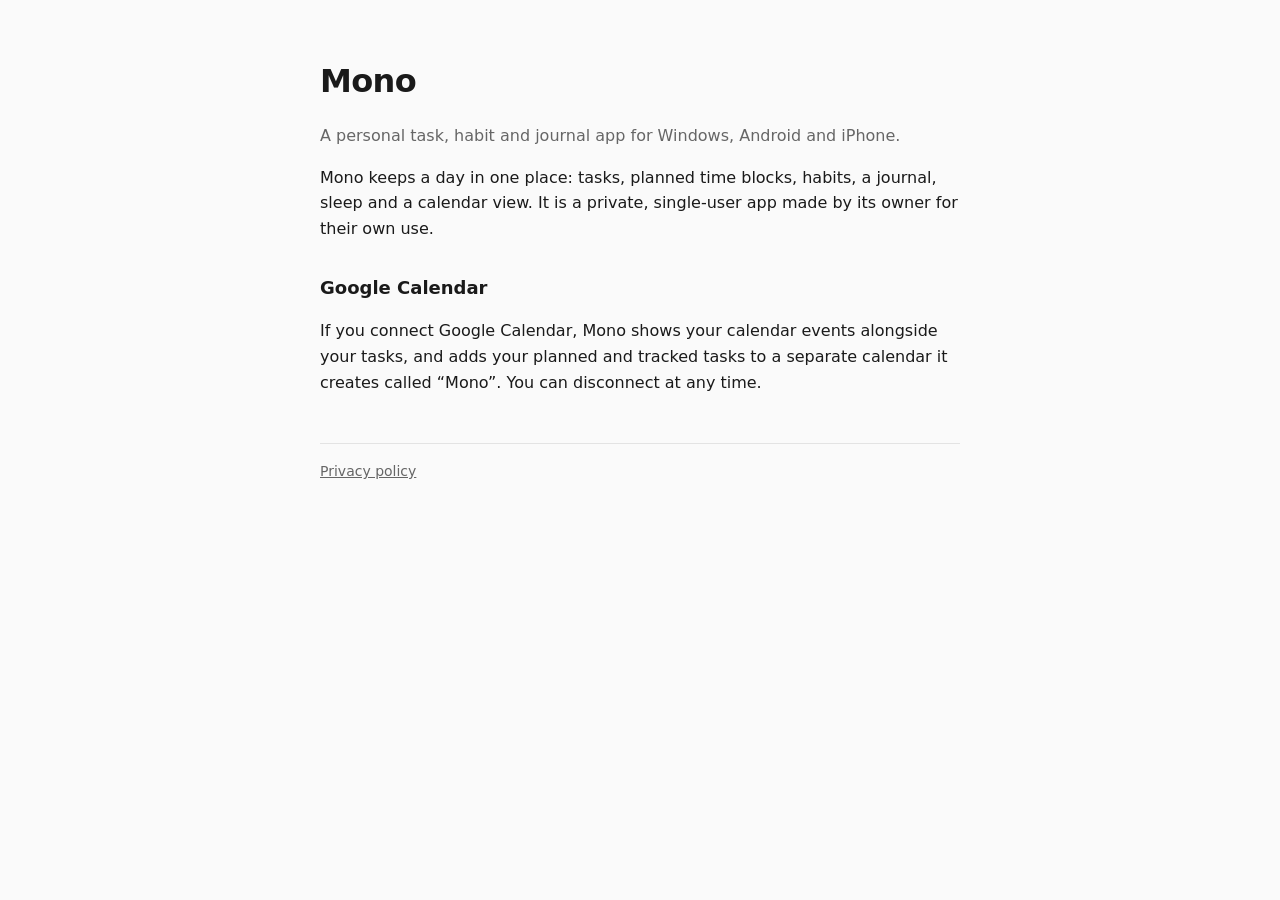
<file: index.html>
<!doctype html><html lang="en"><head><meta charset="utf-8"><meta name="viewport" content="width=device-width,initial-scale=1">
<title>Mono</title><link rel="stylesheet" href="style.css"></head><body><main>
<h1>Mono</h1>
<p class="dim">A personal task, habit and journal app for Windows, Android and iPhone.</p>
<p>Mono keeps a day in one place: tasks, planned time blocks, habits, a journal, sleep and a calendar view. It is a private, single-user app made by its owner for their own use.</p>
<h2>Google Calendar</h2>
<p>If you connect Google Calendar, Mono shows your calendar events alongside your tasks, and adds your planned and tracked tasks to a separate calendar it creates called “Mono”. You can disconnect at any time.</p>
<footer><a href="privacy.html">Privacy policy</a></footer>
</main></body></html>
</file>
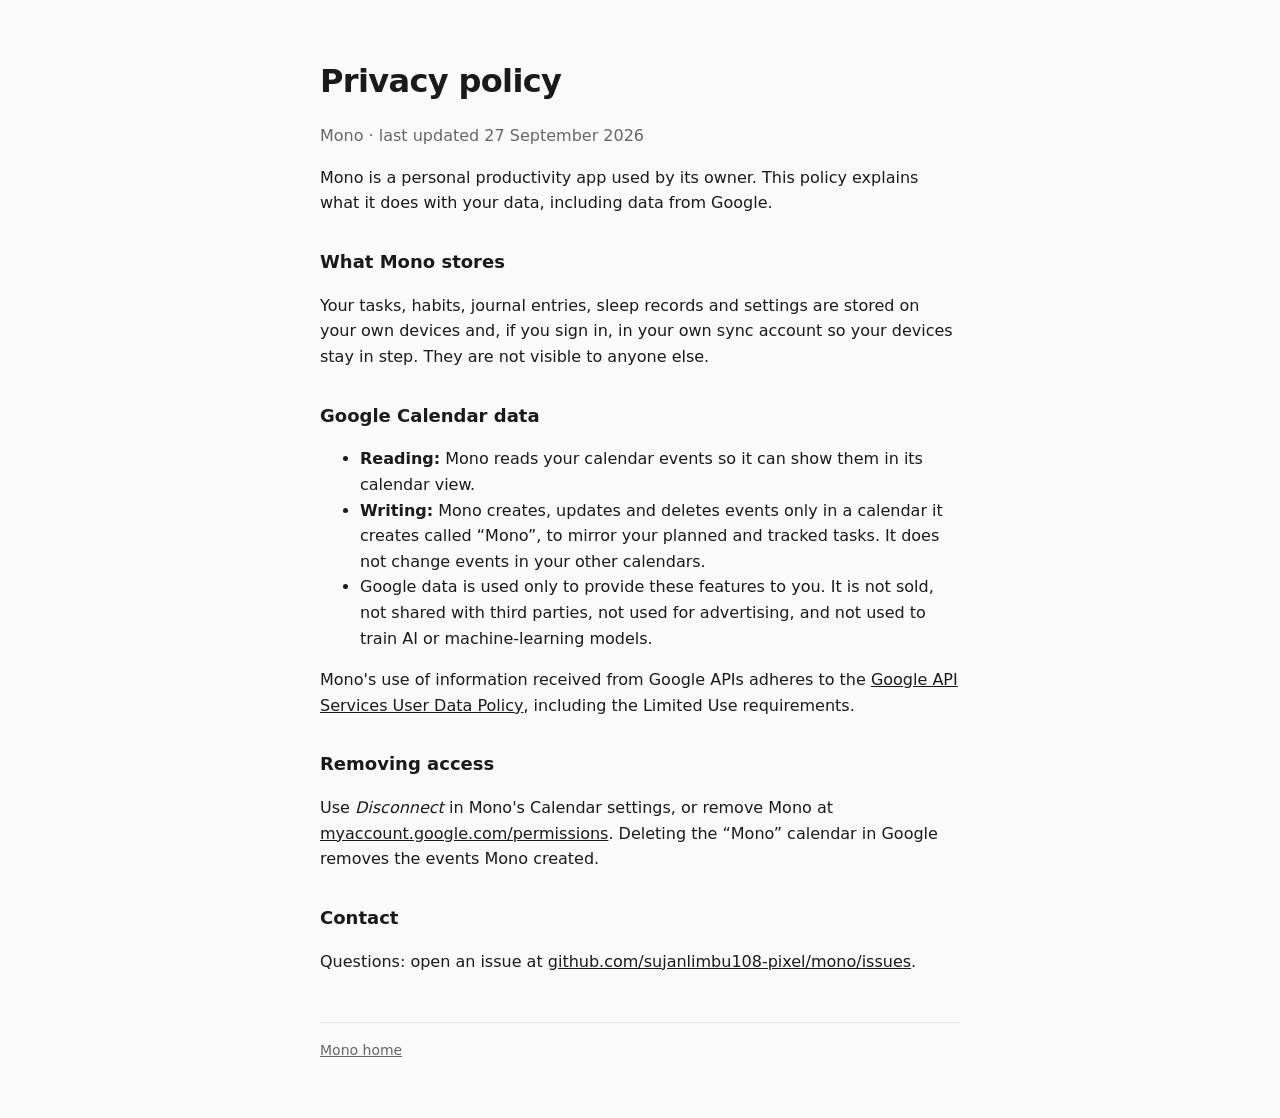
<file: privacy.html>
<!doctype html><html lang="en"><head><meta charset="utf-8"><meta name="viewport" content="width=device-width,initial-scale=1">
<title>Mono privacy policy</title><link rel="stylesheet" href="style.css"></head><body><main>
<h1>Privacy policy</h1>
<p class="dim">Mono · last updated 27 September 2026</p>
<p>Mono is a personal productivity app used by its owner. This policy explains what it does with your data, including data from Google.</p>
<h2>What Mono stores</h2>
<p>Your tasks, habits, journal entries, sleep records and settings are stored on your own devices and, if you sign in, in your own sync account so your devices stay in step. They are not visible to anyone else.</p>
<h2>Google Calendar data</h2>
<ul>
<li><strong>Reading:</strong> Mono reads your calendar events so it can show them in its calendar view.</li>
<li><strong>Writing:</strong> Mono creates, updates and deletes events only in a calendar it creates called “Mono”, to mirror your planned and tracked tasks. It does not change events in your other calendars.</li>
<li>Google data is used only to provide these features to you. It is not sold, not shared with third parties, not used for advertising, and not used to train AI or machine-learning models.</li>
</ul>
<p>Mono's use of information received from Google APIs adheres to the <a href="https://developers.google.com/terms/api-services-user-data-policy">Google API Services User Data Policy</a>, including the Limited Use requirements.</p>
<h2>Removing access</h2>
<p>Use <em>Disconnect</em> in Mono's Calendar settings, or remove Mono at <a href="https://myaccount.google.com/permissions">myaccount.google.com/permissions</a>. Deleting the “Mono” calendar in Google removes the events Mono created.</p>
<h2>Contact</h2>
<p>Questions: open an issue at <a href="https://github.com/sujanlimbu108-pixel/mono/issues">github.com/sujanlimbu108-pixel/mono/issues</a>.</p>
<footer><a href="./">Mono home</a></footer>
</main></body></html>
</file>
<file: style.css>
:root{--bg:#fafafa;--fg:#1a1a1a;--dim:#666;--line:#e3e3e3}
@media (prefers-color-scheme:dark){:root{--bg:#111;--fg:#eee;--dim:#999;--line:#2a2a2a}}
body{margin:0;background:var(--bg);color:var(--fg);font:16px/1.6 system-ui,-apple-system,"Segoe UI",sans-serif}
main{max-width:640px;margin:0 auto;padding:56px 20px}
h1{font-size:32px;margin:0 0 8px;letter-spacing:-.02em}h2{font-size:18px;margin:32px 0 8px}
p,li{color:var(--fg)}.dim{color:var(--dim)}a{color:inherit}
footer{margin-top:48px;padding-top:16px;border-top:1px solid var(--line);font-size:14px;color:var(--dim)}
</file>
